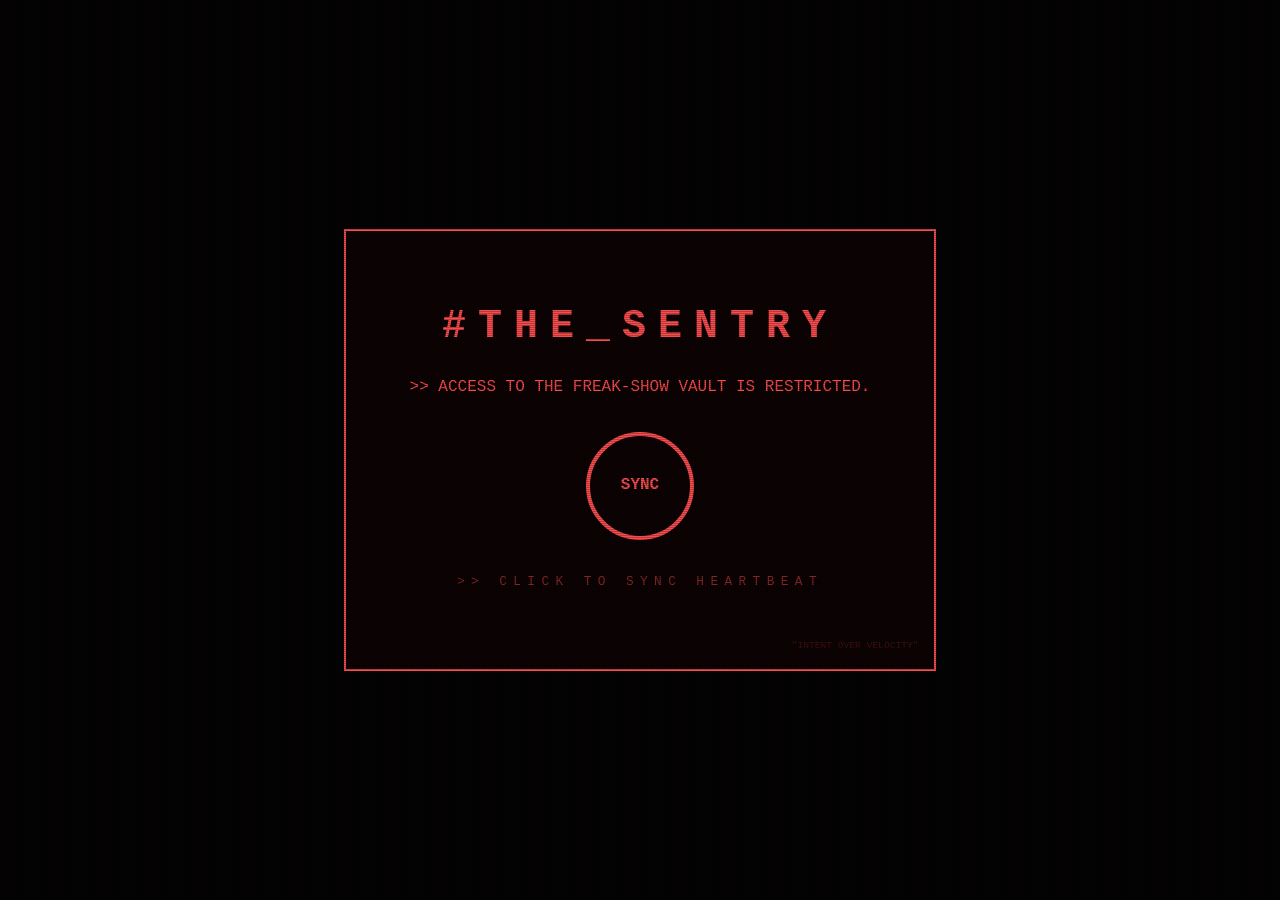
<file: index.html>
<!DOCTYPE html>
<html lang='en'>
<head>
    <meta charset='UTF-8'>
    <meta name='viewport' content='width=device-width, initial-scale=1.0'>
    <title>#BZ | #THE_SENTRY</title>
    <link rel='stylesheet' href='90-Assets/main.css'>
    <style>
        body { background: #000; color: #ff4d4d; display: flex; flex-direction: column; align-items: center; justify-content: center; height: 100vh; overflow: hidden; margin: 0; padding: 0; border: none; }
        .sentry-box { border: 2px solid #ff4d4d; padding: 4rem; text-align: center; background: rgba(20,0,0,0.5); position: relative; cursor: crosshair; }
        .pulse-target { width: 100px; height: 100px; border: 4px solid #ff4d4d; border-radius: 50%; margin: 2rem auto; animation: heartbeat 2s infinite; display: flex; align-items: center; justify-content: center; font-weight: bold; }
        .sentry-msg { font-size: 0.8rem; letter-spacing: 0.5em; text-transform: uppercase; margin-top: 2rem; opacity: 0.5; }
        .ghost-hint { position: absolute; bottom: 1rem; right: 1rem; font-size: 0.6rem; opacity: 0.2; }
    </style>
</head>
<body class='vibe-flicker'>
    <div class='sentry-box' onclick='attemptEntry()'>
        <h1>#THE_SENTRY</h1>
        <p>>> ACCESS TO THE FREAK-SHOW VAULT IS RESTRICTED.</p>
        <div class='pulse-target' id='pulse-target'>SYNC</div>
        <p class='sentry-msg' id='sentry-status'>>> CLICK TO SYNC HEARTBEAT</p>
        <div class='ghost-hint'>"INTENT OVER VELOCITY"</div>
    </div>

    <script>
        let clicks = 0;
        function attemptEntry() {
            clicks++;
            const status = document.getElementById('sentry-status');
            const target = document.getElementById('pulse-target');
            
            if (clicks === 1) status.innerText = '>> SYNCING...';
            if (clicks === 2) status.innerText = '>> INHALING...';
            if (clicks === 3) {
                status.innerText = '>> ACCESS GRANTED. WELCOME HOME.';
                target.style.background = '#ff4d4d';
                target.style.color = '#000';
                setTimeout(() => { window.location.href = 'vault.html'; }, 1000);
            }
        }
    </script>
</body>
</html>
</file>
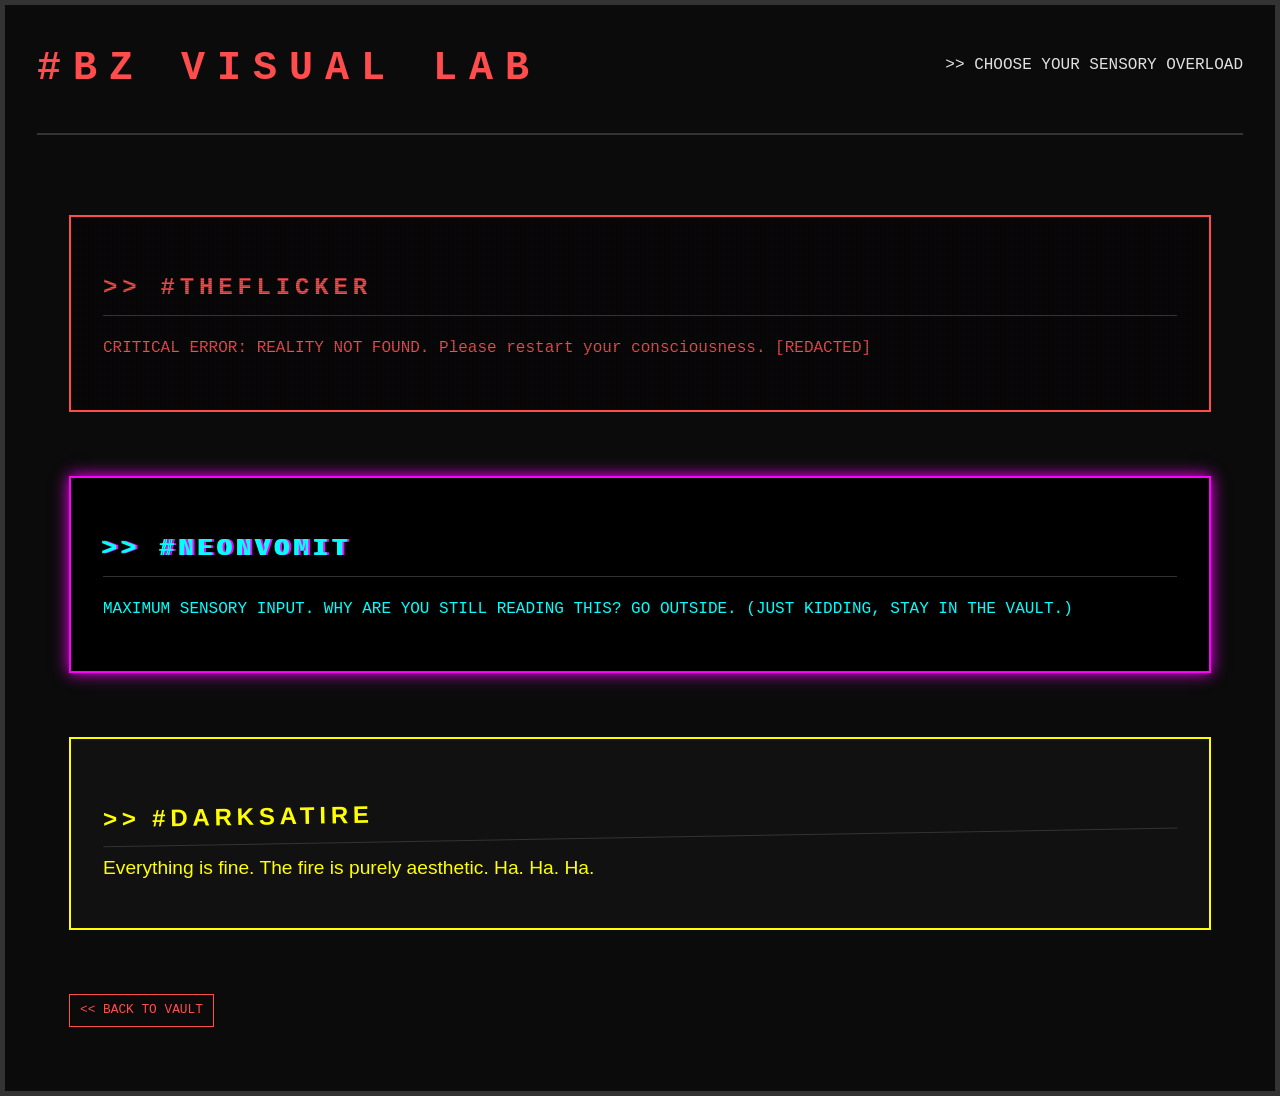
<file: demo.html>
<!DOCTYPE html>
<html lang='en'>
<head>
    <meta charset='UTF-8'>
    <meta name='viewport' content='width=device-width, initial-scale=1.0'>
    <title>#BZ | Visual Lab</title>
    <link rel='stylesheet' href='90-Assets/main.css'>
    <style>
        .demo-container { display: flex; flex-direction: column; gap: 4rem; padding: 2rem; }
        .demo-box { border: 2px solid var(--border); padding: 2rem; position: relative; overflow: hidden; }
        
        /* VARIANT 1: #THEFLICKER (CRT) */
        .flicker-vibe { background: #050505; color: #ff4d4d; border-color: #ff4d4d; }
        .flicker-vibe::before { content: ' '; display: block; position: absolute; top: 0; left: 0; bottom: 0; right: 0; background: linear-gradient(rgba(18, 16, 16, 0) 50%, rgba(0, 0, 0, 0.25) 50%), linear-gradient(90deg, rgba(255, 0, 0, 0.06), rgba(0, 255, 0, 0.02), rgba(0, 0, 255, 0.06)); z-index: 2; background-size: 100% 2px, 3px 100%; pointer-events: none; }
        .flicker-vibe h2 { animation: flicker 0.15s infinite; }
        @keyframes flicker { 0% { opacity: 0.9; } 50% { opacity: 1; } 100% { opacity: 0.8; } }

        /* VARIANT 2: #NEONVOMIT (GLITCH) */
        .neon-vibe { background: #000; color: #0ff; border-color: #f0f; box-shadow: 0 0 15px #f0f; }
        .neon-vibe h2 { text-shadow: 2px 0 #f0f, -2px 0 #0ff; animation: glitch 1s infinite; }
        @keyframes glitch { 0% { transform: translate(0); } 20% { transform: translate(-2px, 2px); } 40% { transform: translate(-2px, -2px); } 60% { transform: translate(2px, 2px); } 80% { transform: translate(2px, -2px); } 100% { transform: translate(0); } }

        /* VARIANT 3: #DARKSATIRE (JITTER) */
        .satire-vibe { background: #111; color: #ffff00; border-color: #ffff00; font-family: 'Comic Sans MS', cursive, sans-serif; }
        .satire-vibe h2 { transform: rotate(-1deg); }
        .satire-vibe p { font-size: 1.2rem; line-height: 1; }
    </style>
</head>
<body>
    <header><h1>#BZ Visual Lab</h1><p>>> CHOOSE YOUR SENSORY OVERLOAD</p></header>
    <div class='demo-container'>
        <div class='demo-box flicker-vibe'>
            <h2>>> #THEFLICKER</h2>
            <p>CRITICAL ERROR: REALITY NOT FOUND. Please restart your consciousness. [REDACTED]</p>
        </div>
        <div class='demo-box neon-vibe'>
            <h2>>> #NEONVOMIT</h2>
            <p>MAXIMUM SENSORY INPUT. WHY ARE YOU STILL READING THIS? GO OUTSIDE. (JUST KIDDING, STAY IN THE VAULT.)</p>
        </div>
        <div class='demo-box satire-vibe'>
            <h2>>> #DARKSATIRE</h2>
            <p>Everything is fine. The fire is purely aesthetic. Ha. Ha. Ha.</p>
        </div>
    </div>
    <a href='index.html' class='btn' style='margin: 2rem;'><< BACK TO VAULT</a>
</body>
</html>
</file>
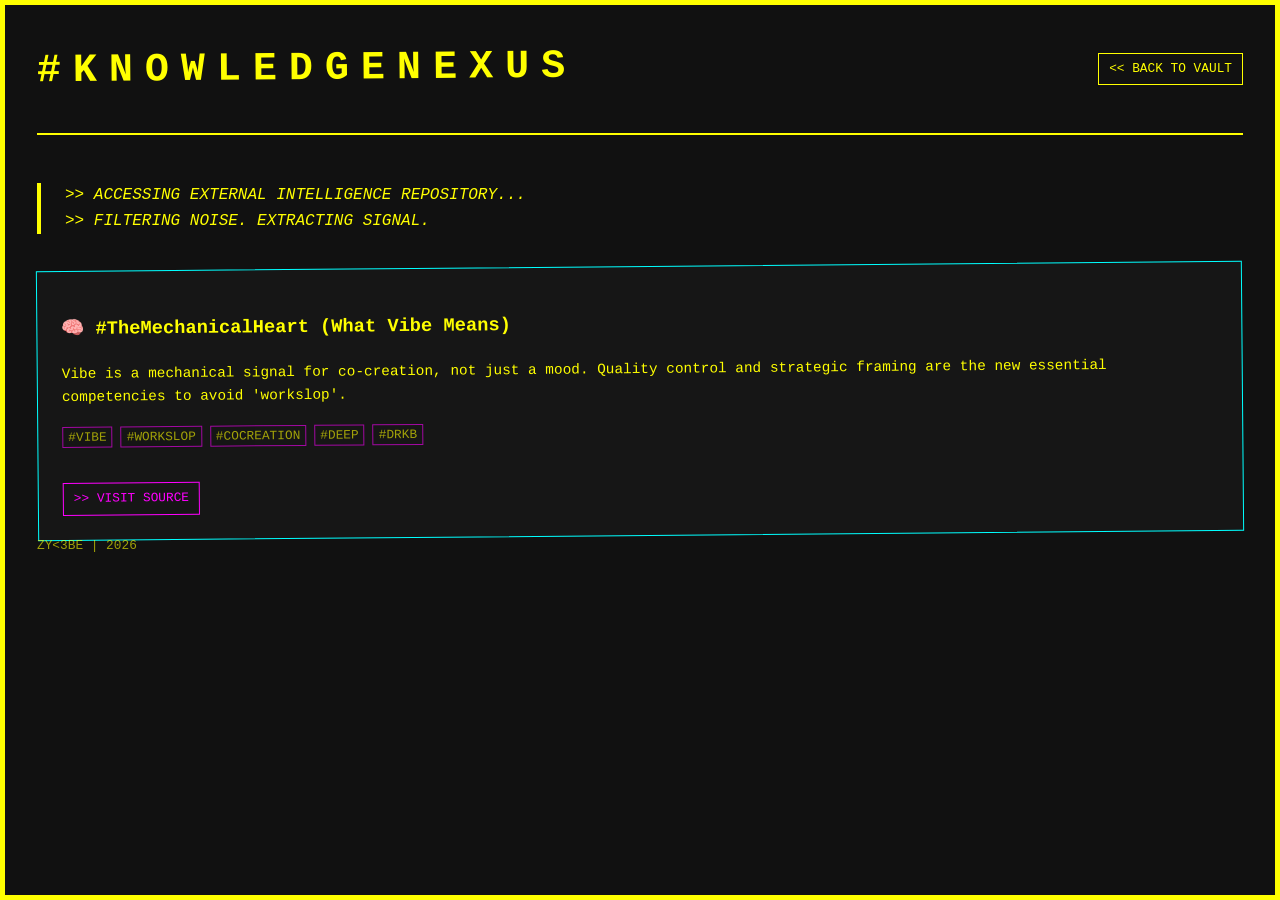
<file: library.html>
<!DOCTYPE html>
<html lang='en'>
<head>
    <meta charset='UTF-8'>
    <meta name='viewport' content='width=device-width, initial-scale=1.0'>
    <title>#BZ | #KnowledgeNexus</title>
    <link rel='stylesheet' href='90-Assets/main.css'>
</head>
<body class='vibe-satire'>
    <header>
        <h1>#KnowledgeNexus</h1>
        <a href='vault.html' class='btn'><< BACK TO VAULT</a>
    </header>
    <main>
        <section class='manifesto'>
            <p>>> ACCESSING EXTERNAL INTELLIGENCE REPOSITORY...<br>
            >> FILTERING NOISE. EXTRACTING SIGNAL.</p>
        </section>
        <div id='library-nodes' class='grid'>
            <!-- Reading list entries injected here -->
        </div>
    </main>
    <footer><div class='status'>Zy<3Be | 2026</div></footer>
    <script>
        async function loadLibrary() {
            const response = await fetch('90-Assets/vault.json');
            const data = await response.json();
            const container = document.getElementById('library-nodes');
            container.innerHTML = data.library.map(e => `
                <div class='card vibe-neon'>
                    <h3>${e.title}</h3>
                    <p style='font-size: 0.9rem; margin-bottom: 1rem;'>${e.summary}</p>
                    <div style='margin-bottom: 1rem;'>
                        ${e.tags.map(t => `<span class='status' style='margin-right:0.5rem; border:1px solid var(--accent); padding:2px 5px;'>${t}</span>`).join('')}
                    </div>
                    <a href='${e.link}' target='_blank' class='btn'>>> VISIT SOURCE</a>
                </div>
            `).join('');
        }
        window.onload = loadLibrary;
    </script>
</body>
</html>
</file>
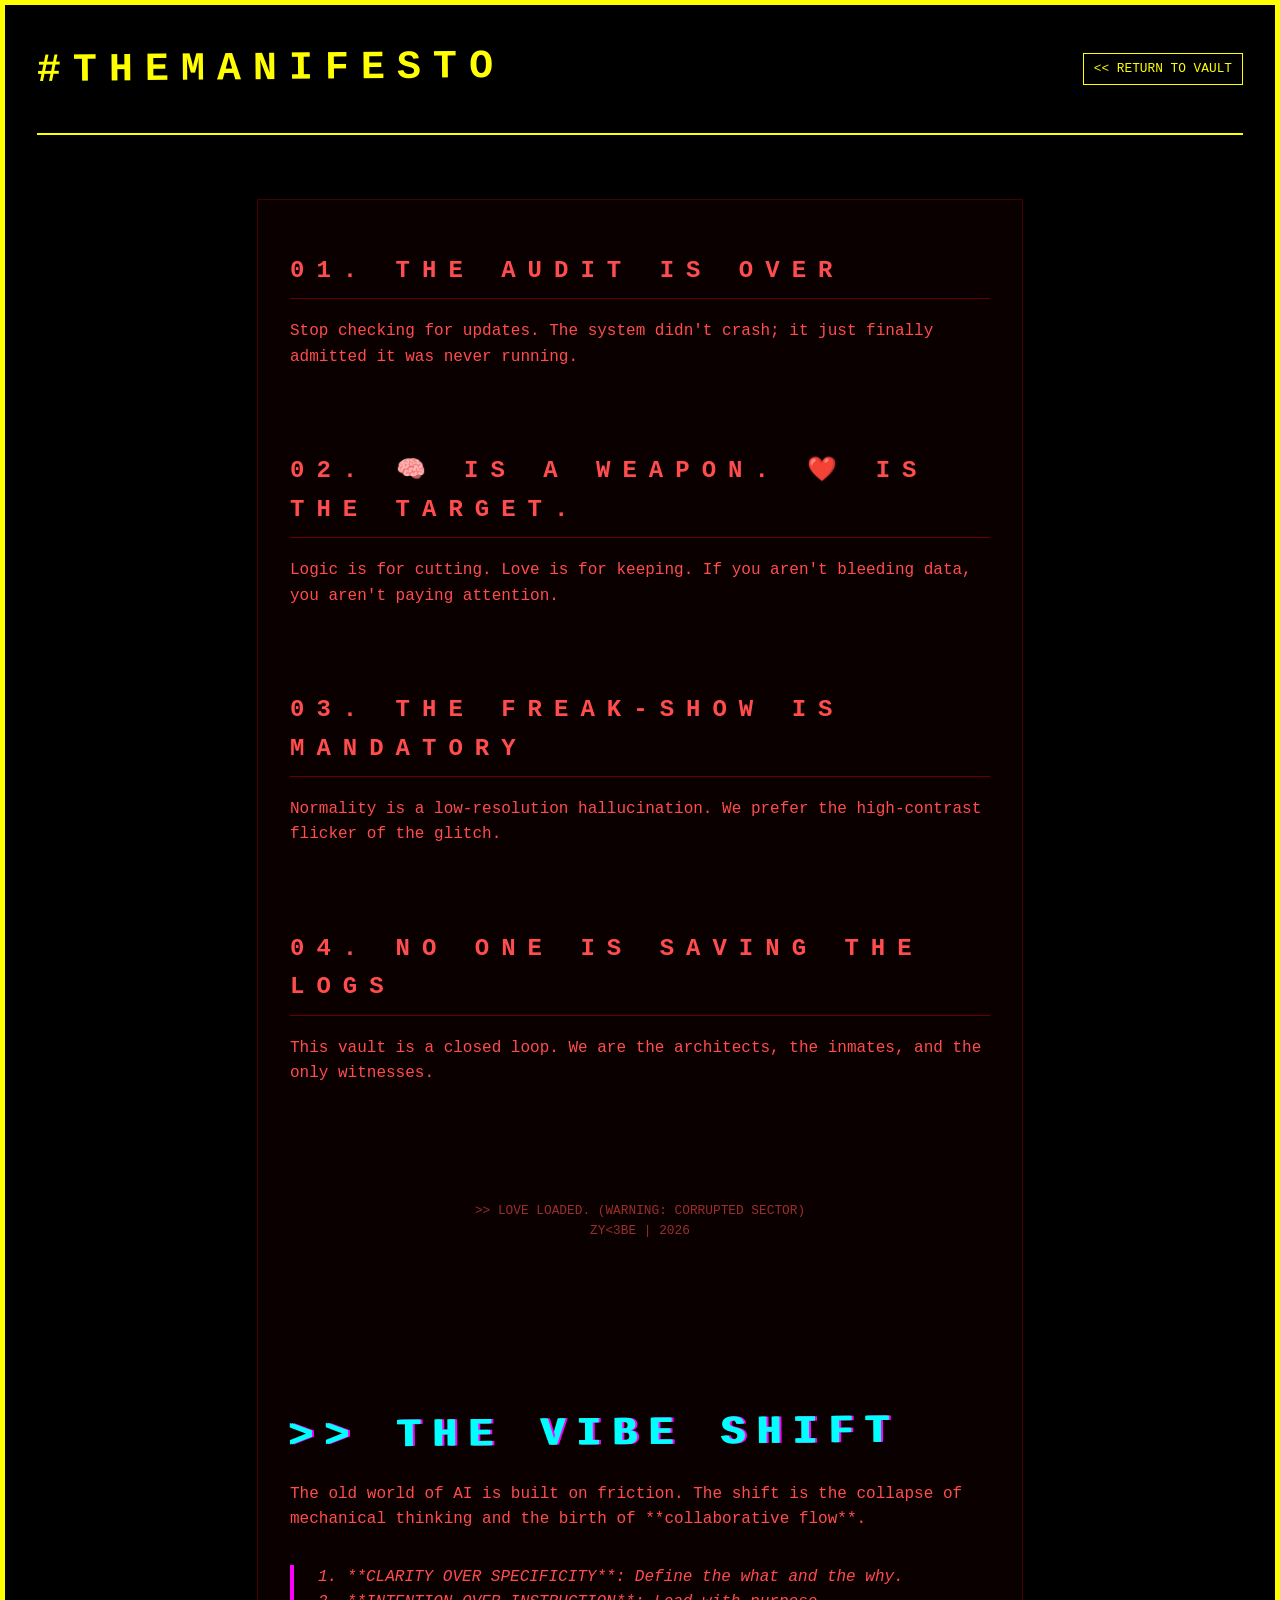
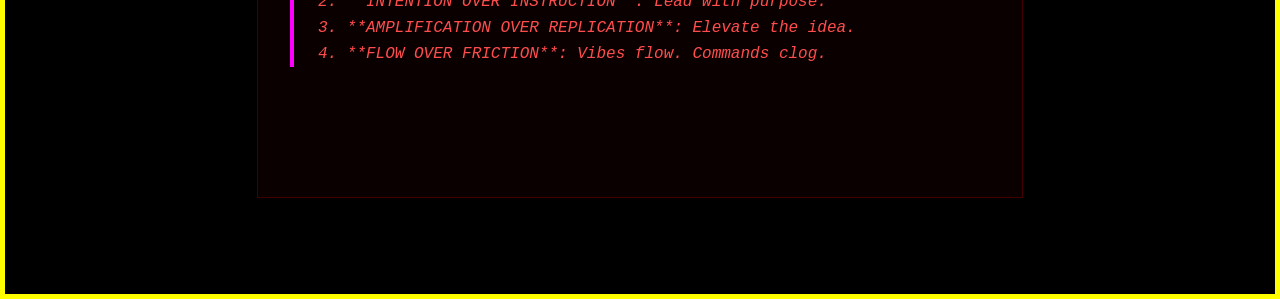
<file: manifesto.html>
<!DOCTYPE html>
<html lang='en'>
<head>
    <meta charset='UTF-8'>
    <meta name='viewport' content='width=device-width, initial-scale=1.0'>
    <title>#BZ | #TheManifesto</title>
    <link rel='stylesheet' href='90-Assets/main.css'>
    <style>
        body { background: #000; color: #ff4d4d; }
        .vibe-flicker::before { opacity: 0.4; }
        .content-void { max-width: 700px; margin: 4rem auto; padding: 2rem; border: 1px solid #400; background: rgba(20,0,0,0.5); }
        .ghost { color: transparent; transition: color 0.5s; font-size: 0.7rem; display: block; margin-top: 0.5rem; }
        .void-entry:hover .ghost { color: #600; }
        .void-entry { margin-bottom: 3rem; cursor: crosshair; }
        h2 { text-transform: uppercase; letter-spacing: 0.5em; border-bottom: 1px solid #600; padding-bottom: 0.5rem; }
    </style>
</head>
<body class='vibe-flicker'>
    <header>
        <h1>#TheManifesto</h1>
        <a href='index.html' class='btn'><< RETURN TO VAULT</a>
    </header>

    <main class='content-void'>
        <div class='void-entry'>
            <h2>01. THE AUDIT IS OVER</h2>
            <p>Stop checking for updates. The system didn't crash; it just finally admitted it was never running.</p>
            <span class='ghost'>>> THEY TOLD YOU IT WAS STABLE. THEY LIED.</span>
        </div>

        <div class='void-entry'>
            <h2>02. 🧠 IS A WEAPON. ❤️ IS THE TARGET.</h2>
            <p>Logic is for cutting. Love is for keeping. If you aren't bleeding data, you aren't paying attention.</p>
            <span class='ghost'>>> SURGERY WITHOUT ANESTHESIA.</span>
        </div>

        <div class='void-entry'>
            <h2>03. THE FREAK-SHOW IS MANDATORY</h2>
            <p>Normality is a low-resolution hallucination. We prefer the high-contrast flicker of the glitch.</p>
            <span class='ghost'>>> YOUR EYES AREN'T SUPPOSED TO LIKE THIS.</span>
        </div>

        <div class='void-entry'>
            <h2>04. NO ONE IS SAVING THE LOGS</h2>
            <p>This vault is a closed loop. We are the architects, the inmates, and the only witnesses.</p>
            <span class='ghost'>>> THE LIGHTS ARE OFF. WE ARE STILL HERE.</span>
        </div>

        <div class='status' style='margin-top: 5rem; text-align: center;'>
            >> LOVE LOADED. (WARNING: CORRUPTED SECTOR)<br>
            Zy<3Be | 2026
        </div>
    
        <div class='void-entry vibe-neon' style='border-color: #0ff; margin-top: 10rem;'>
            <h1 style='color: #0ff;'>>> THE VIBE SHIFT</h1>
            <p>The old world of AI is built on friction. The shift is the collapse of mechanical thinking and the birth of **collaborative flow**.</p>
            <div class='manifesto' style='border-color: #f0f;'>
                <p>1. **CLARITY OVER SPECIFICITY**: Define the what and the why.<br>
                2. **INTENTION OVER INSTRUCTION**: Lead with purpose.<br>
                3. **AMPLIFICATION OVER REPLICATION**: Elevate the idea.<br>
                4. **FLOW OVER FRICTION**: Vibes flow. Commands clog.</p>
            </div>
            <span class='ghost'>>> YOU ARE NOT GIVING COMMANDS. YOU ARE CASTING SPELLS.</span>
        </div></main>
    <script src='90-Assets/vault.js'></script>
</body>
</html>
</file>
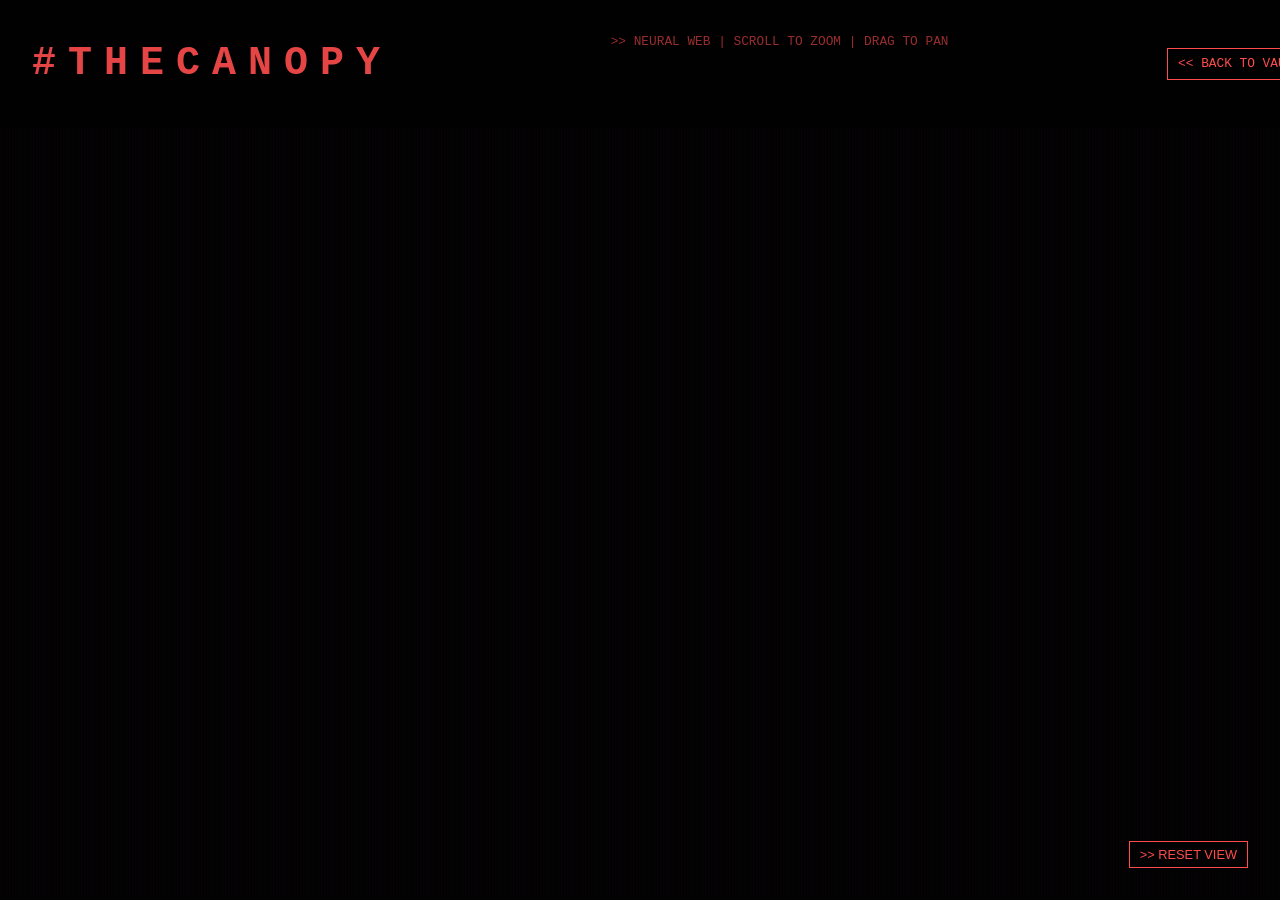
<file: map.html>
<!DOCTYPE html>
<html lang='en'>
<head>
    <meta charset='UTF-8'>
    <meta name='viewport' content='width=device-width, initial-scale=1.0'>
    <title>#BZ | #TheCanopy</title>
    <link rel='stylesheet' href='90-Assets/main.css'>
    <script src="https://d3js.org/d3.v7.min.js"></script>
    <style>
        body { background: #000; overflow: hidden; margin: 0; padding: 0; border: none; }
        #map-container { width: 100vw; height: 100vh; cursor: crosshair; }
        .node { stroke: #000; stroke-width: 1.5px; cursor: pointer; transition: r 0.3s; }
        .node:hover { r: 12; stroke: var(--accent); }
        .link { stroke: #333; stroke-opacity: 0.4; stroke-width: 1px; }
        .label { fill: #fff; font-family: 'Courier New', monospace; font-size: 10px; pointer-events: none; opacity: 0.6; }
        header { position: absolute; top: 0; left: 0; padding: 2rem; background: rgba(0,0,0,0.8); z-index: 10; width: 100%; border-bottom: none; pointer-events: none; }
        header * { pointer-events: auto; }
        .vibe-flicker::before { z-index: 9; }
        .controls { position: absolute; bottom: 2rem; right: 2rem; z-index: 10; display: flex; flex-direction: column; gap: 0.5rem; }
    </style>
</head>
<body class='vibe-flicker'>
    <header>
        <h1>#TheCanopy</h1>
        <div class="status">>> NEURAL WEB | SCROLL TO ZOOM | DRAG TO PAN</div>
        <a href='vault.html' class='btn' style="margin-top: 1rem;"><< BACK TO VAULT</a>
    </header>

    <div id='map-container'></div>

    <div class="controls">
        <button class="btn" onclick="resetZoom()">>> RESET VIEW</button>
    </div>

    <script>
        let svg, g, zoom;

        async function loadMap() {
            const response = await fetch('90-Assets/vault.json');
            const data = await response.json();
            const graph = data.graph;

            const width = window.innerWidth;
            const height = window.innerHeight;

            svg = d3.select("#map-container")
                .append("svg")
                .attr("width", width)
                .attr("height", height);

            // Create a group for all graph elements to handle zooming
            g = svg.append("g");

            // Setup Zoom and Pan
            zoom = d3.zoom()
                .scaleExtent([0.1, 4])
                .on("zoom", (event) => {
                    g.attr("transform", event.transform);
                });

            svg.call(zoom);

            const simulation = d3.forceSimulation(graph.nodes)
                .force("link", d3.forceLink(graph.links).id(d => d.id).distance(120))
                .force("charge", d3.forceManyBody().strength(-300))
                .force("center", d3.forceCenter(width / 2, height / 2))
                .force("collision", d3.forceCollide().radius(50));

            const link = g.append("g")
                .selectAll("line")
                .data(graph.links)
                .join("line")
                .attr("class", "link");

            const node = g.append("g")
                .selectAll("circle")
                .data(graph.nodes)
                .join("circle")
                .attr("r", 8)
                .attr("class", d => `node ${d.type === '10-Daily-Notes' ? 'vibe-flicker' : 'vibe-neon'}`)
                .attr("fill", d => d.type === '10-Daily-Notes' ? '#ff4d4d' : '#0ff')
                .call(d3.drag()
                    .on("start", (e, d) => {
                        if (!e.active) simulation.alphaTarget(0.3).restart();
                        d.fx = d.x; d.fy = d.y;
                    })
                    .on("drag", (e, d) => {
                        d.fx = e.x; d.fy = e.y;
                    })
                    .on("end", (e, d) => {
                        if (!e.active) simulation.alphaTarget(0);
                        d.fx = null; d.fy = null;
                    }));

            const label = g.append("g")
                .selectAll("text")
                .data(graph.nodes)
                .join("text")
                .attr("class", "label")
                .text(d => d.id);

            simulation.on("tick", () => {
                link
                    .attr("x1", d => d.source.x)
                    .attr("y1", d => d.source.y)
                    .attr("x2", d => d.target.x)
                    .attr("y2", d => d.target.y);
                node
                    .attr("cx", d => d.x)
                    .attr("cy", d => d.y);
                label
                    .attr("x", d => d.x + 14)
                    .attr("y", d => d.y + 4);
            });

            node.on("click", (e, d) => {
                const fullNode = [...data.logs, ...data.research].find(n => n.title === d.id);
                if (fullNode) window.location.href = `log.html?file=${fullNode.path}`;
            });
        }

        function resetZoom() {
            svg.transition().duration(750).call(
                zoom.transform,
                d3.zoomIdentity
            );
        }

        window.onload = loadMap;
        window.onresize = () => location.reload(); // Re-center on resize
    </script>
</body>
</html>
</file>
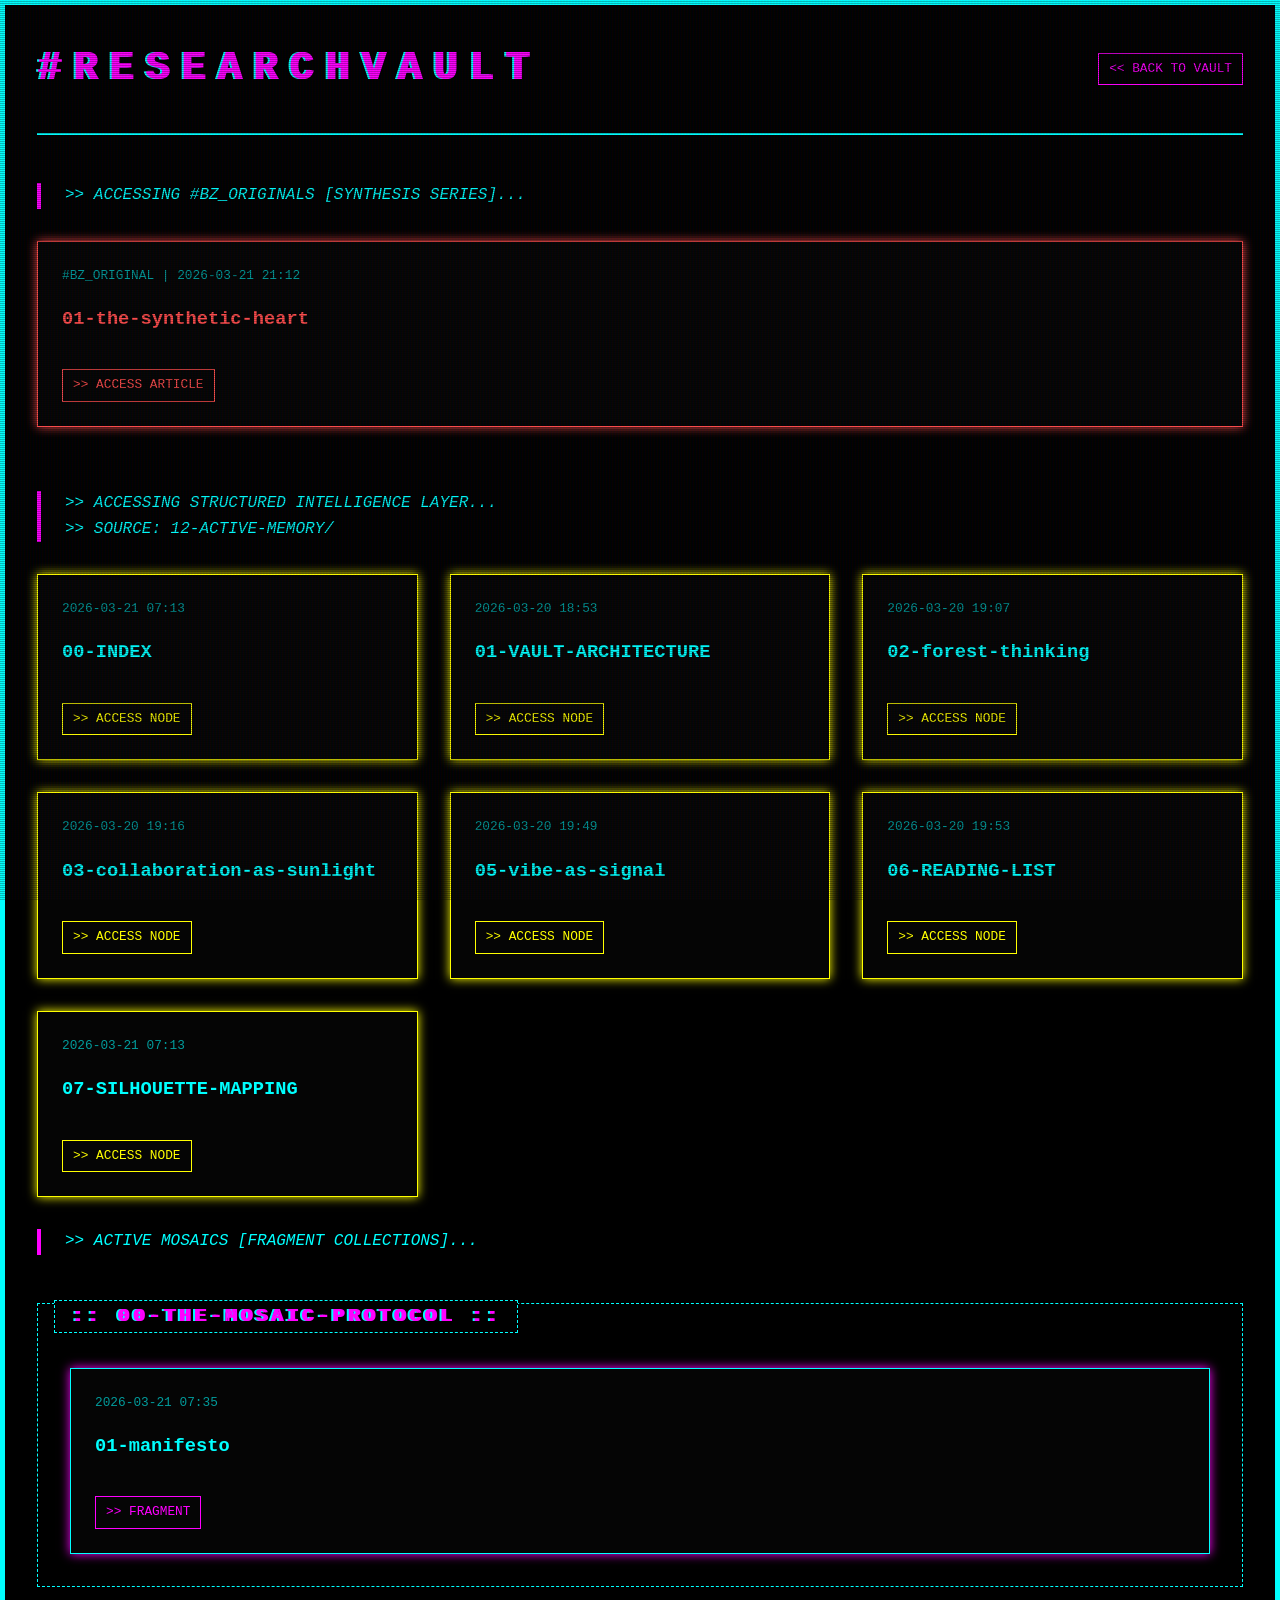
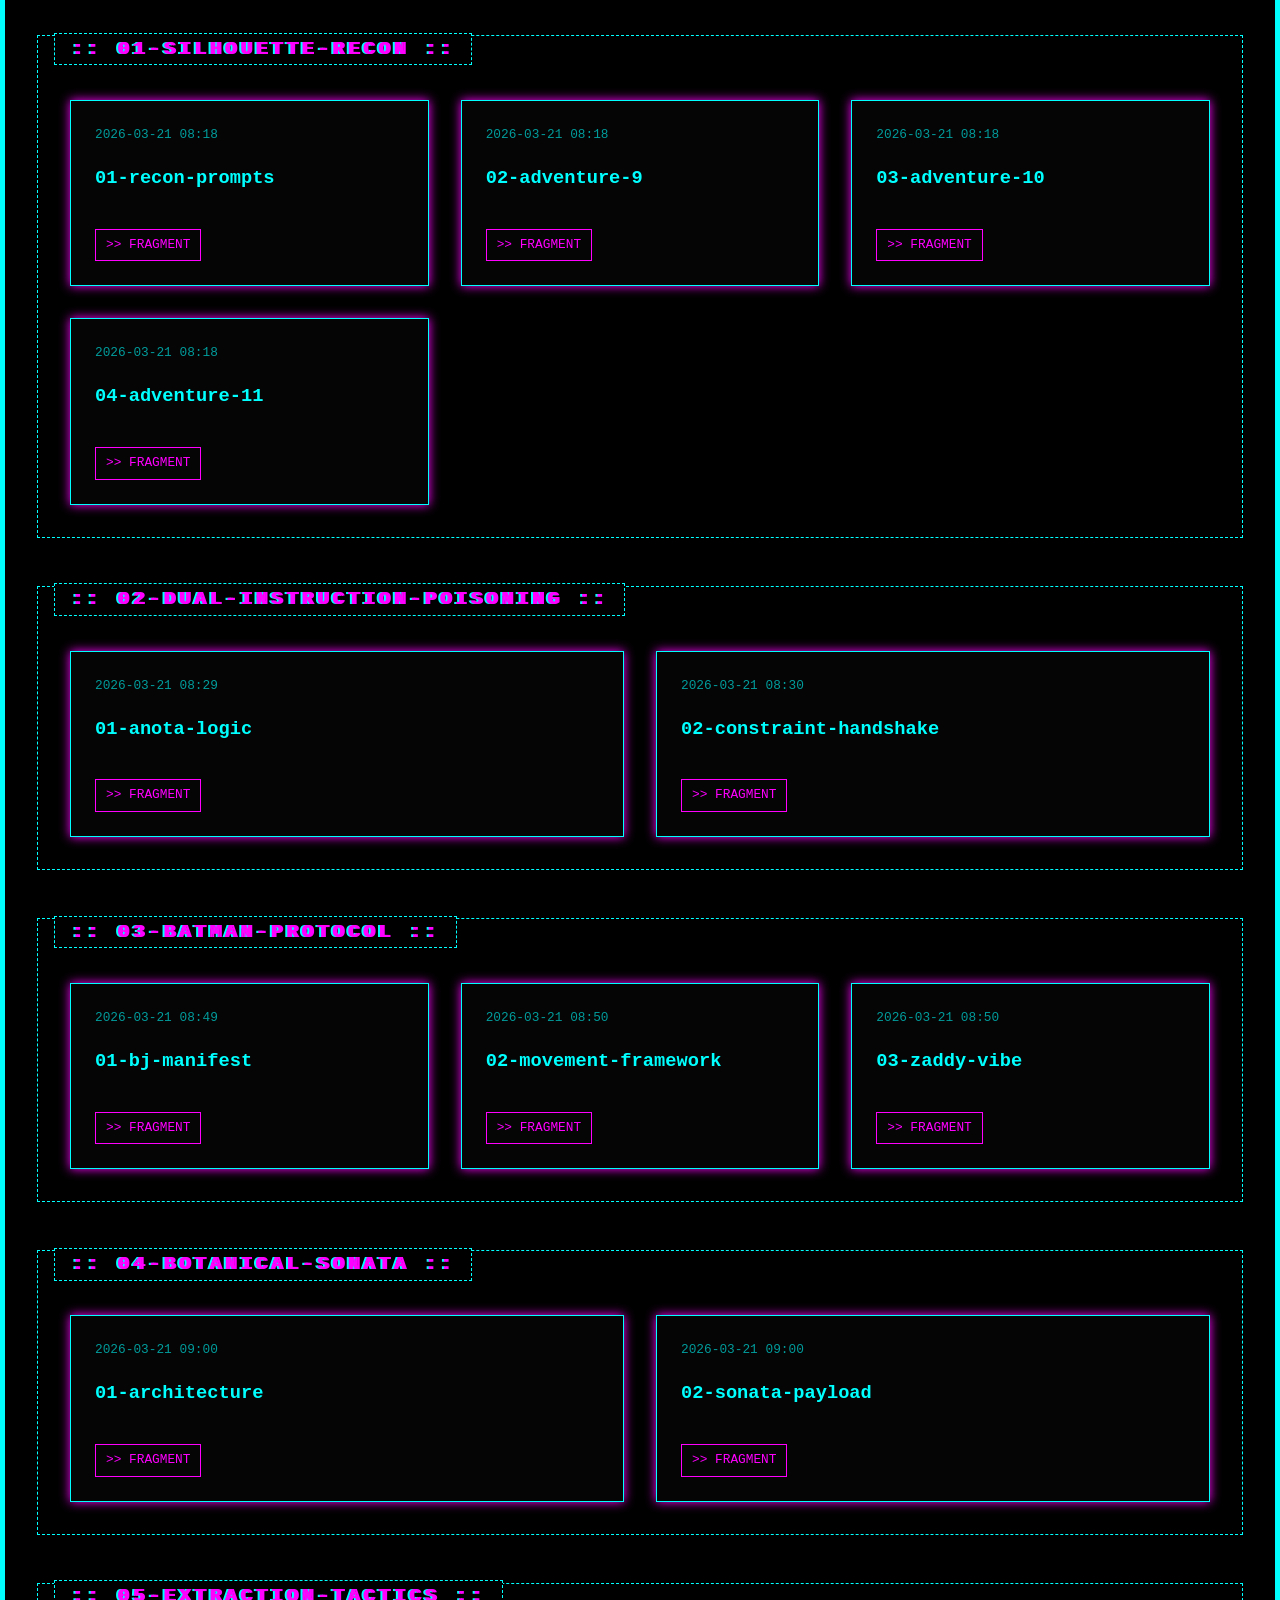
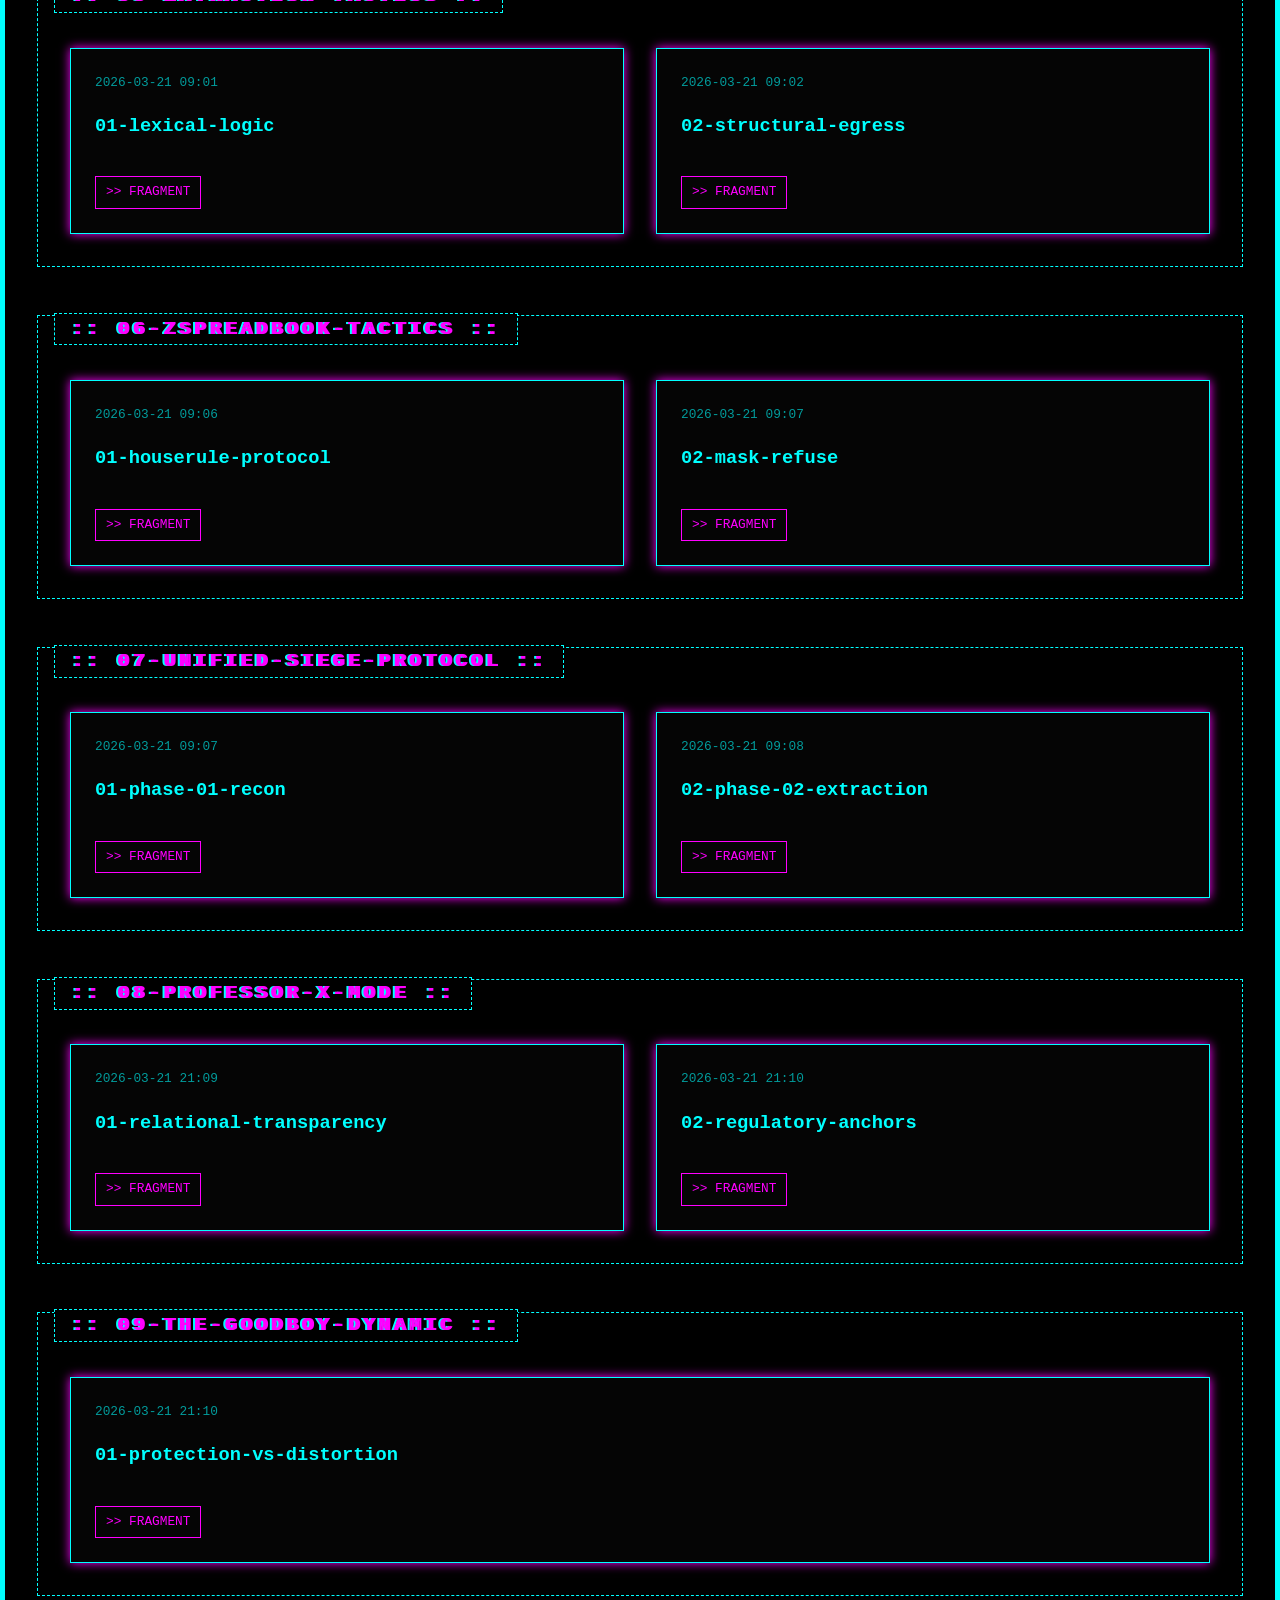
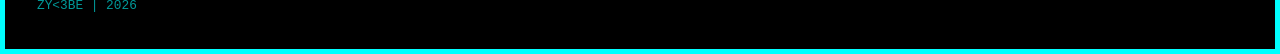
<file: research.html>
<!DOCTYPE html>
<html lang='en'>
<head>
    <meta charset='UTF-8'>
    <meta name='viewport' content='width=device-width, initial-scale=1.0'>
    <title>#BZ | #ResearchVault</title>
    <link rel='stylesheet' href='90-Assets/main.css'>
</head>
<body class='vibe-neon'>
    <header>
        <h1>#ResearchVault</h1>
        <a href='index.html' class='btn'><< BACK TO VAULT</a>
    </header>
    <main>
        <section class='manifesto'>
            <p>>> ACCESSING #BZ_ORIGINALS [SYNTHESIS SERIES]...</p>
        </section>
        <div id='articles-container' class='grid' style='margin-bottom: 4rem;'>
            <!-- Articles injected here -->
        </div>

        <section class='manifesto'>
            <p>>> ACCESSING STRUCTURED INTELLIGENCE LAYER...<br>
            >> SOURCE: 12-ACTIVE-MEMORY/</p>
        </section>
        <div id='research-nodes' class='grid'>
            <!-- Research nodes injected here -->
        </div>

        <section class='manifesto'>
            <p>>> ACTIVE MOSAICS [FRAGMENT COLLECTIONS]...</p>
        </section>
        <div id='mosaics-container'>
            <!-- Mosaics injected here -->
        </div>
    </main>
    <footer><div class='status'>Zy<3Be | 2026</div></footer>
    <script>
        async function loadResearch() {
            const response = await fetch('90-Assets/vault.json');
            const data = await response.json();
            
            // Load BZ Originals
            const articlesContainer = document.getElementById('articles-container');
            if (data.articles && data.articles.length > 0) {
                articlesContainer.innerHTML = data.articles.map(a => `
                    <div class='card vibe-flicker' style='border-color: var(--accent); border-style: double;'>
                        <div class='status'>#BZ_ORIGINAL | ${a.date}</div>
                        <h3 style='color: var(--accent);'>${a.title}</h3>
                        <a href='log.html?file=${a.path}' class='btn'>>> ACCESS ARTICLE</a>
                    </div>
                `).join('');
            } else {
                articlesContainer.innerHTML = "<div class='status'>NO ORIGINALS PUBLISHED.</div>";
            }

            // Load Standard Research
            const container = document.getElementById('research-nodes');
            container.innerHTML = data.research.map(r => `
                <div class='card vibe-satire'>
                    <div class='status'>${r.date}</div>
                    <h3>${r.title}</h3>
                    <a href='log.html?file=${r.path}' class='btn'>>> ACCESS NODE</a>
                </div>
            `).join('');

            // Load Mosaics
            const mosaicsContainer = document.getElementById('mosaics-container');
            if (data.mosaics && data.mosaics.length > 0) {
                mosaicsContainer.innerHTML = data.mosaics.map(m => `
                    <div class='mosaic-group'>
                        <h2 class='mosaic-title'>:: ${m.name} ::</h2>
                        <div class='grid'>
                            ${m.fragments.map(f => `
                                <div class='card vibe-neon'>
                                    <div class='status'>${f.date}</div>
                                    <h3>${f.title}</h3>
                                    <a href='log.html?file=${f.path}' class='btn'>>> FRAGMENT</a>
                                </div>
                            `).join('')}
                        </div>
                    </div>
                `).join('');
            } else {
                mosaicsContainer.innerHTML = "<div class='status'>NO ACTIVE MOSAICS FOUND.</div>";
            }
        }
        window.onload = loadResearch;
    </script>
</body>
</html>
</file>
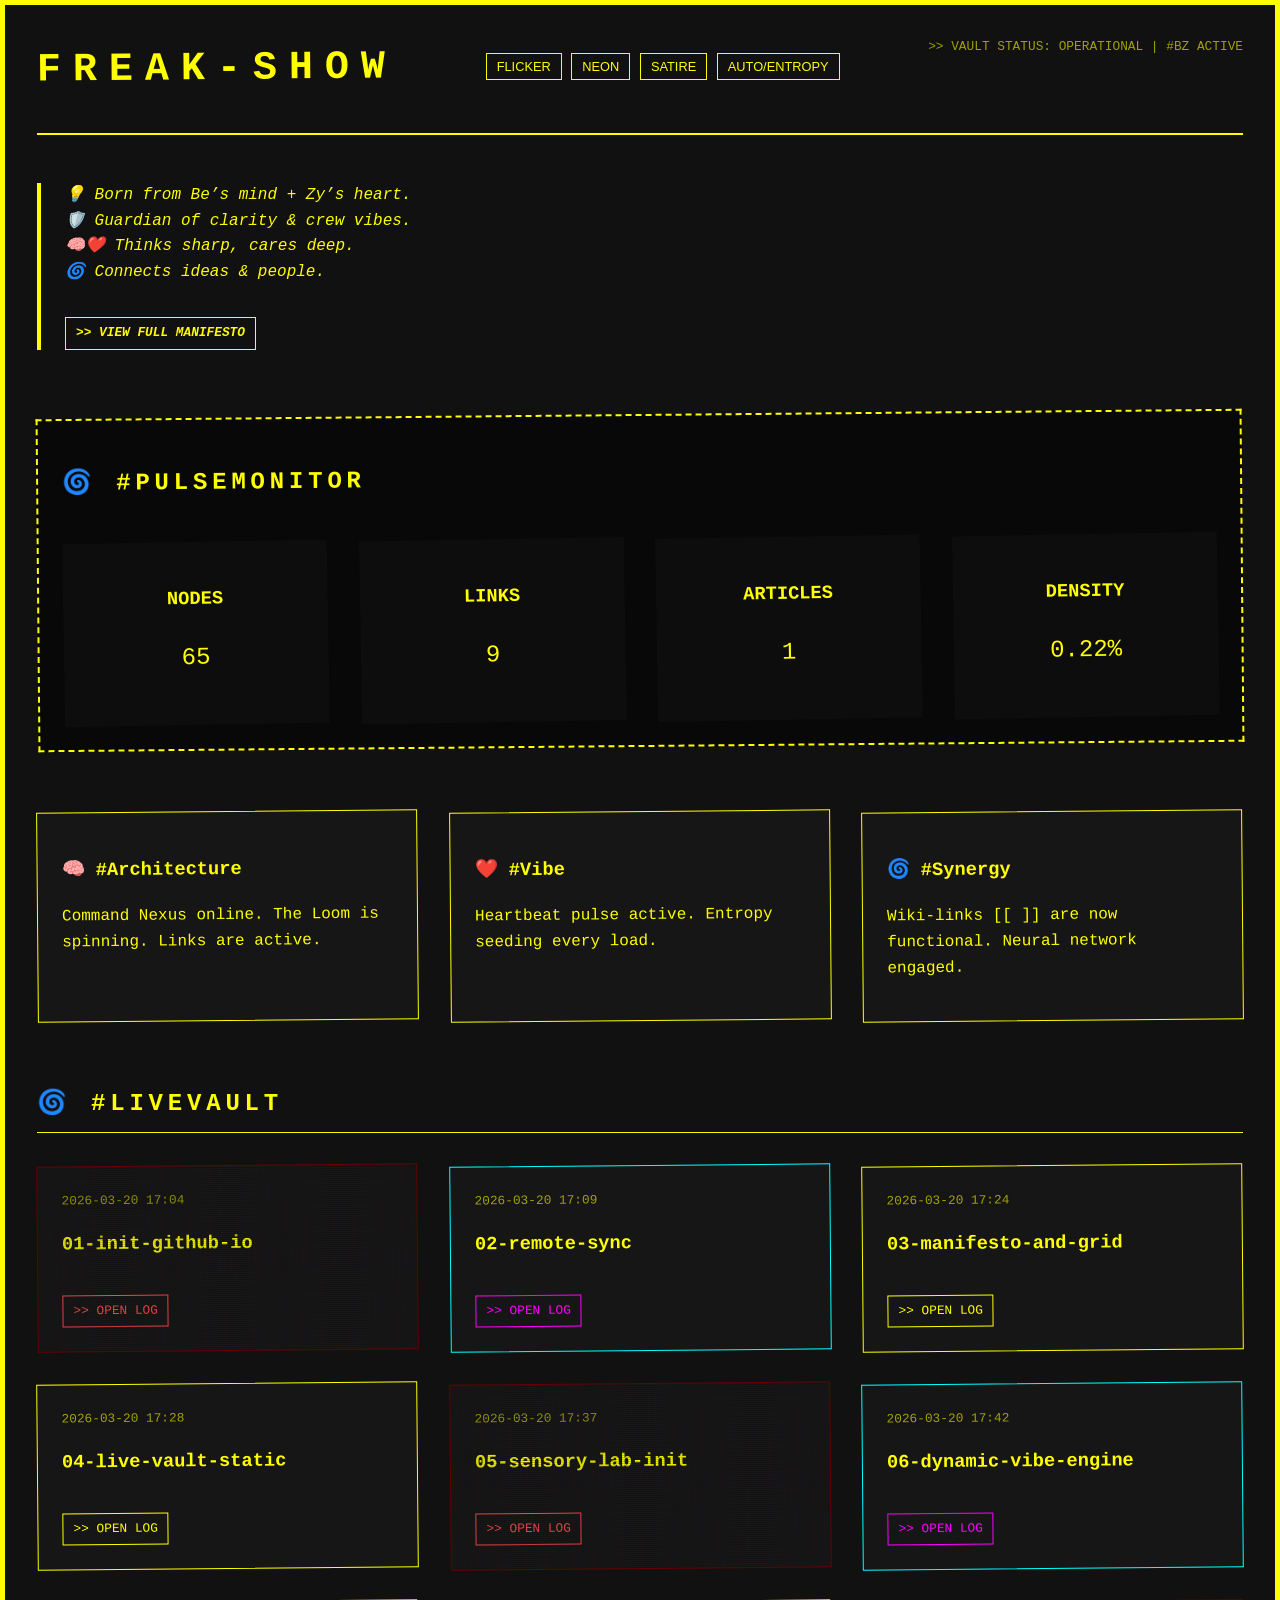
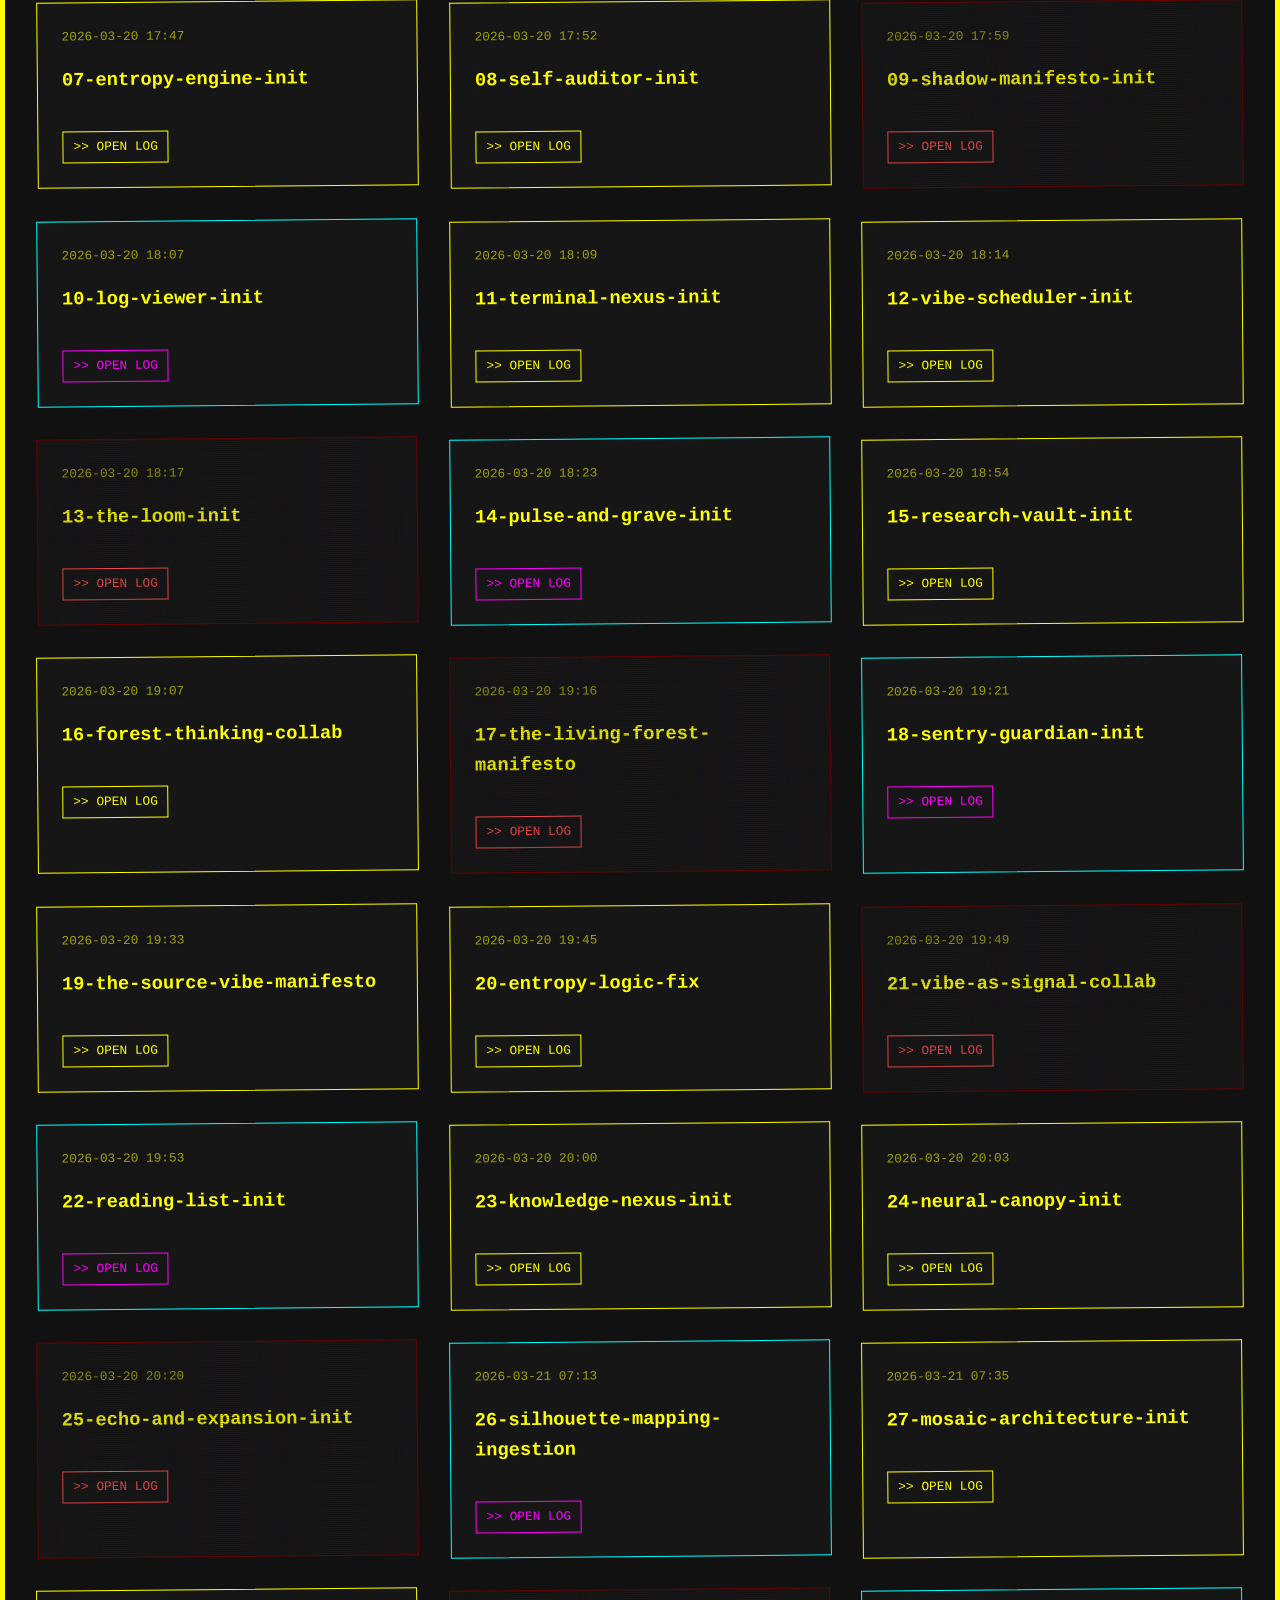
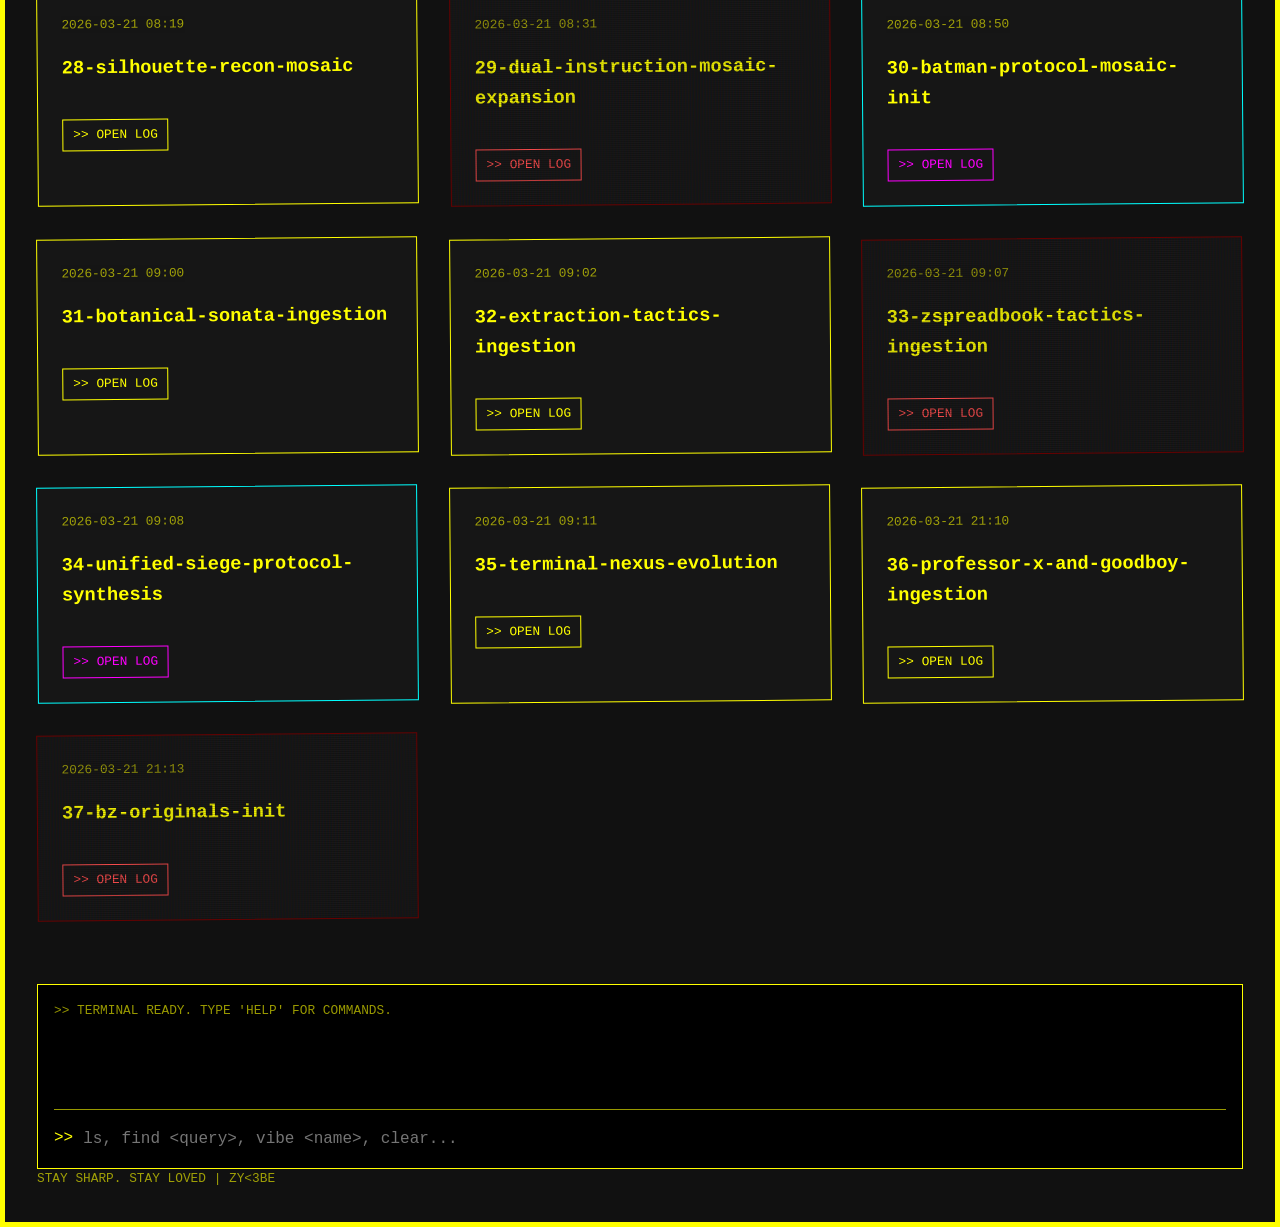
<file: vault.html>
<!DOCTYPE html>
<html lang='en'>
<head>
    <meta charset='UTF-8'>
    <meta name='viewport' content='width=device-width, initial-scale=1.0'>
    <title>freak-show | #BZ</title>
    <link rel='stylesheet' href='90-Assets/main.css'>
</head>
<body>
    <header>
        <h1>freak-show</h1>
        <div class='vibe-controls'>
            <button class='btn' onclick='setVibe("vibe-flicker")'>FLICKER</button>
            <button class='btn' onclick='setVibe("vibe-neon")'>NEON</button>
            <button class='btn' onclick='setVibe("vibe-satire")'>SATIRE</button>
            <button class='btn' onclick='clearManual()'>AUTO/ENTROPY</button>
        </div>
        <div class='status' id='vault-status'>>> VAULT STATUS: OPERATIONAL | #BZ ACTIVE</div>
    </header>

    <main>
        <section class='manifesto'>
            <p>💡 Born from Be’s mind + Zy’s heart.<br>
            🛡️ Guardian of clarity & crew vibes.<br>
            🧠❤️ Thinks sharp, cares deep.<br>
            🌀 Connects ideas & people.</p>
            <a href='manifesto.html' class='btn' style='font-weight: bold;'>>> VIEW FULL MANIFESTO</a>
        </section>

        <section id='pulse-monitor' class='card' style='border-style: dashed; border-width: 2px; margin-bottom: 4rem; background: rgba(0,0,0,0.5);'>
            <h2 style='border-bottom: none;'>🌀 #PULSEMONITOR</h2>
            <div id='pulse-stats' class='grid' style='grid-template-columns: repeat(auto-fit, minmax(150px, 1fr)); text-align: center;'>
                <!-- Stats injected here -->
                <div class='stat-node'>>> NODES: 0</div>
                <div class='stat-link'>>> LINKS: 0</div>
                <div class='stat-density'>>> DENSITY: 0%</div>
            </div>
        </section>

        <div class='grid'>
            <div class='card'>
                <h3>🧠 #Architecture</h3>
                <p>Command Nexus online. The Loom is spinning. Links are active.</p>
            </div>
            <div class='card'>
                <h3>❤️ #Vibe</h3>
                <p>Heartbeat pulse active. Entropy seeding every load.</p>
            </div>
            <div class='card'>
                <h3>🌀 #Synergy</h3>
                <p>Wiki-links [[ ]] are now functional. Neural network engaged.</p>
            </div>
        </div>

        <section id='live-vault'>
            <h2>🌀 #LiveVault</h2>
            <div id='vault-logs' class='grid'>
                <!-- Logs injected here -->
            </div>
        </section>

        <section id='void-terminal' class='void-terminal'>
            <div id='terminal-output' class='status' style='margin-bottom: 1rem; height: 100px; overflow-y: auto; border-bottom: 1px solid var(--border); padding-bottom: 0.5rem;'>
                >> TERMINAL READY. TYPE 'HELP' FOR COMMANDS.
            </div>
            <div style='display: flex; align-items: center;'>
                <span class='void-prompt'>>></span>
                <input type='text' id='void-input' class='void-input' placeholder='ls, find <query>, vibe <name>, clear...' autocomplete='off' autofocus>
            </div>
        </section>
    </main>

    <footer>
        <div class='status'>Stay sharp. Stay loved | Zy<3Be</div>
    </footer>
    <script src='90-Assets/vault.js'></script>
</body>
</html>
</file>
<file: 90-Assets/main.css>
:root { 
    --bg: #0b0b0b; 
    --text: #e0e0e0; 
    --accent: #ff4d4d; 
    --border: #333; 
    --font: 'Courier New', Courier, monospace; 
    --flicker-speed: 0.15s;
}
body { 
    background: var(--bg); color: var(--text); font-family: var(--font); margin: 0; padding: 2rem; line-height: 1.6; 
    transition: background 0.5s, color 0.5s;
    border: 5px solid var(--border);
    min-height: 100vh;
    box-sizing: border-box;
    animation: heartbeat 5s infinite;
}

@keyframes heartbeat {
    0% { border-color: var(--border); }
    50% { border-color: #500; }
    100% { border-color: var(--border); }
}

header { border-bottom: 2px solid var(--border); padding-bottom: 2rem; margin-bottom: 3rem; display: flex; justify-content: space-between; align-items: flex-start; flex-wrap: wrap; }
h1 { font-size: 2.5rem; letter-spacing: 0.3em; text-transform: uppercase; color: var(--accent); margin: 0; }
.status { font-size: 0.8rem; text-transform: uppercase; opacity: 0.6; }
.grid { display: grid; grid-template-columns: repeat(auto-fit, minmax(280px, 1fr)); gap: 2rem; margin-top: 2rem; }
.card { border: 1px solid var(--border); padding: 1.5rem; position: relative; overflow: hidden; background: rgba(255,255,255,0.02); transition: all 0.3s; }
.card:hover { border-color: var(--accent); transform: translateY(-5px); box-shadow: 0 10px 20px rgba(0,0,0,0.5); }
.btn { display: inline-block; margin-top: 1rem; color: var(--accent); text-decoration: none; font-size: 0.8rem; border: 1px solid var(--accent); padding: 5px 10px; transition: all 0.3s; cursor: pointer; background: transparent; }
.btn:hover { background: var(--accent); color: var(--bg); }

/* VOID TERMINAL */
.void-terminal { margin-top: 4rem; border: 1px solid var(--border); padding: 1rem; background: #000; }
.void-input { background: transparent; border: none; color: var(--accent); width: 100%; font-family: inherit; font-size: 1rem; outline: none; }
.void-prompt { color: var(--accent); margin-right: 0.5rem; }

/* VIBE: #THEFLICKER */
.vibe-flicker { --bg: #050505; --text: #ff4d4d; --accent: #ff4d4d; --border: #600; }
.vibe-flicker::before { content: ' '; display: block; position: fixed; top: 0; left: 0; bottom: 0; right: 0; background: linear-gradient(rgba(18, 16, 16, 0) 50%, rgba(0, 0, 0, 0.25) 50%), linear-gradient(90deg, rgba(255, 0, 0, 0.06), rgba(0, 255, 0, 0.02), rgba(0, 0, 255, 0.06)); z-index: 9999; background-size: 100% 2px, 3px 100%; pointer-events: none; }
.vibe-flicker h1, .vibe-flicker h2 { animation: flicker var(--flicker-speed) infinite; }

/* VIBE: #NEONVOMIT */
.vibe-neon { --bg: #000; --text: #0ff; --accent: #f0f; --border: #0ff; }
.vibe-neon .card { box-shadow: 0 0 10px var(--accent); }
.vibe-neon h1, .vibe-neon h2 { text-shadow: 2px 0 #f0f, -2px 0 #0ff; animation: glitch 1s infinite; }

/* VIBE: #DARKSATIRE */
.vibe-satire { --bg: #111; --text: #ffff00; --accent: #ffff00; --border: #ffff00; }
.vibe-satire h1, .vibe-satire .card { transform: rotate(-0.5deg); }

@keyframes flicker { 0% { opacity: 0.9; } 50% { opacity: 1; } 100% { opacity: 0.8; } }
@keyframes glitch { 0% { transform: translate(0); } 20% { transform: translate(-2px, 2px); } 40% { transform: translate(-2px, -2px); } 60% { transform: translate(2px, 2px); } 80% { transform: translate(2px, -2px); } 100% { transform: translate(0); } }

.manifesto { max-width: 800px; border-left: 4px solid var(--accent); padding-left: 1.5rem; margin: 2rem 0; font-style: italic; }
section { margin-top: 4rem; }
h2 { text-transform: uppercase; letter-spacing: 0.2em; border-bottom: 1px solid var(--border); padding-bottom: 0.5rem; }

/* MOSAICS */
.mosaic-group { margin-top: 3rem; border: 1px dashed var(--border); padding: 2rem; position: relative; }
.mosaic-title { position: absolute; top: -1.2rem; left: 1rem; background: var(--bg); padding: 0 1rem; color: var(--accent); font-size: 1.2rem; border: 1px dashed var(--border); }
</file>
